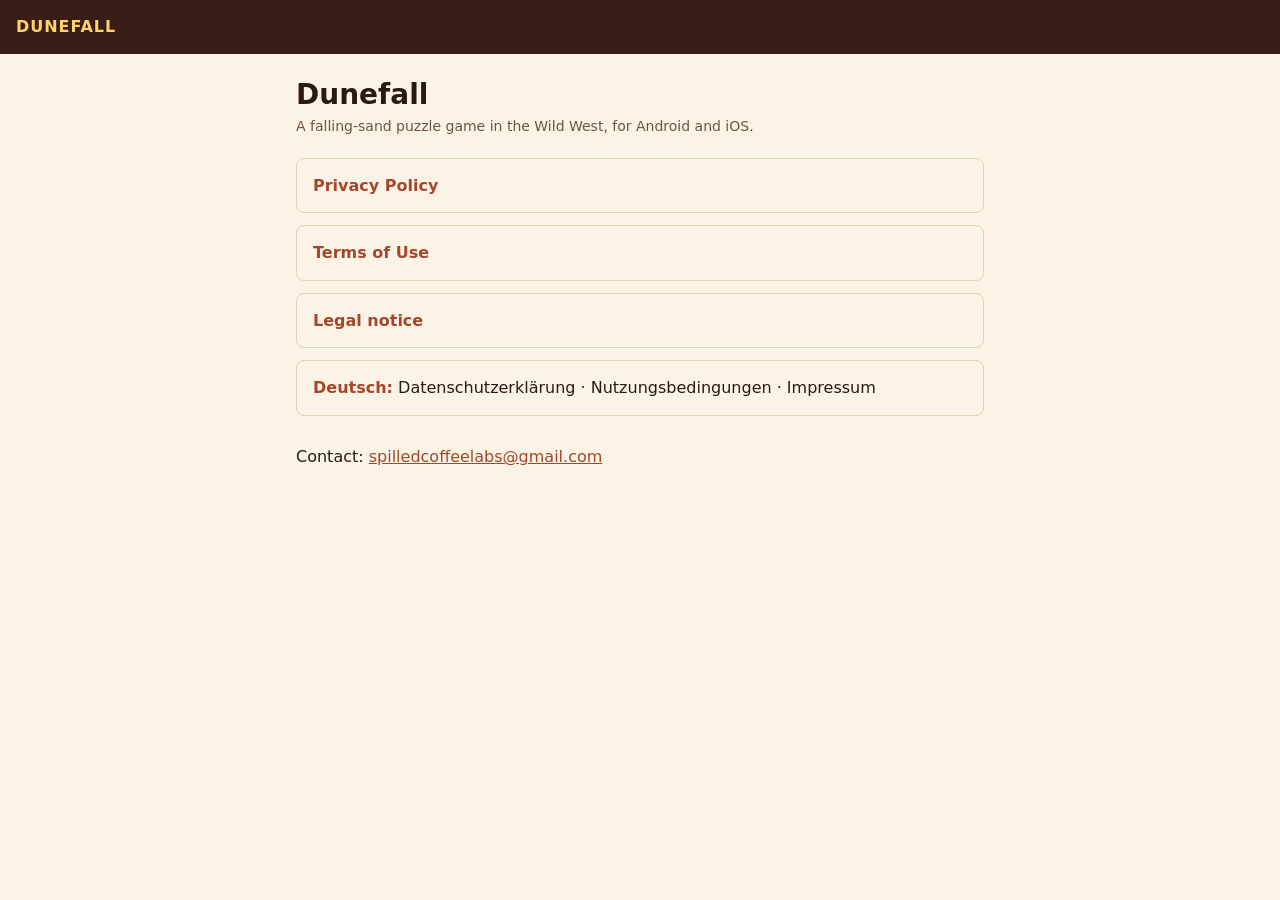
<file: dunefall/index.html>
<!doctype html>
<html lang="en">
<head>
<meta charset="utf-8">
<meta name="viewport" content="width=device-width, initial-scale=1">
<title>Dunefall</title>
<link rel="stylesheet" href="style.css">
</head>
<body>
<header><a class="home" href="index.html">Dunefall</a></header>
<main>
<h1>Dunefall</h1>
<p class="meta">A falling-sand puzzle game in the Wild West, for Android and iOS.</p>
<div class="cards">
<a href="en/privacy.html"><b>Privacy Policy</b></a>
<a href="en/terms.html"><b>Terms of Use</b></a>
<a href="en/imprint.html"><b>Legal notice</b></a>
<a href="de/privacy.html" lang="de"><b>Deutsch:</b> Datenschutzerklärung · Nutzungsbedingungen · Impressum</a>
</div>
<p style="margin-top:28px">Contact: <a href="mailto:spilledcoffeelabs@gmail.com">spilledcoffeelabs@gmail.com</a></p>
</main>
</body>
</html>
</file>
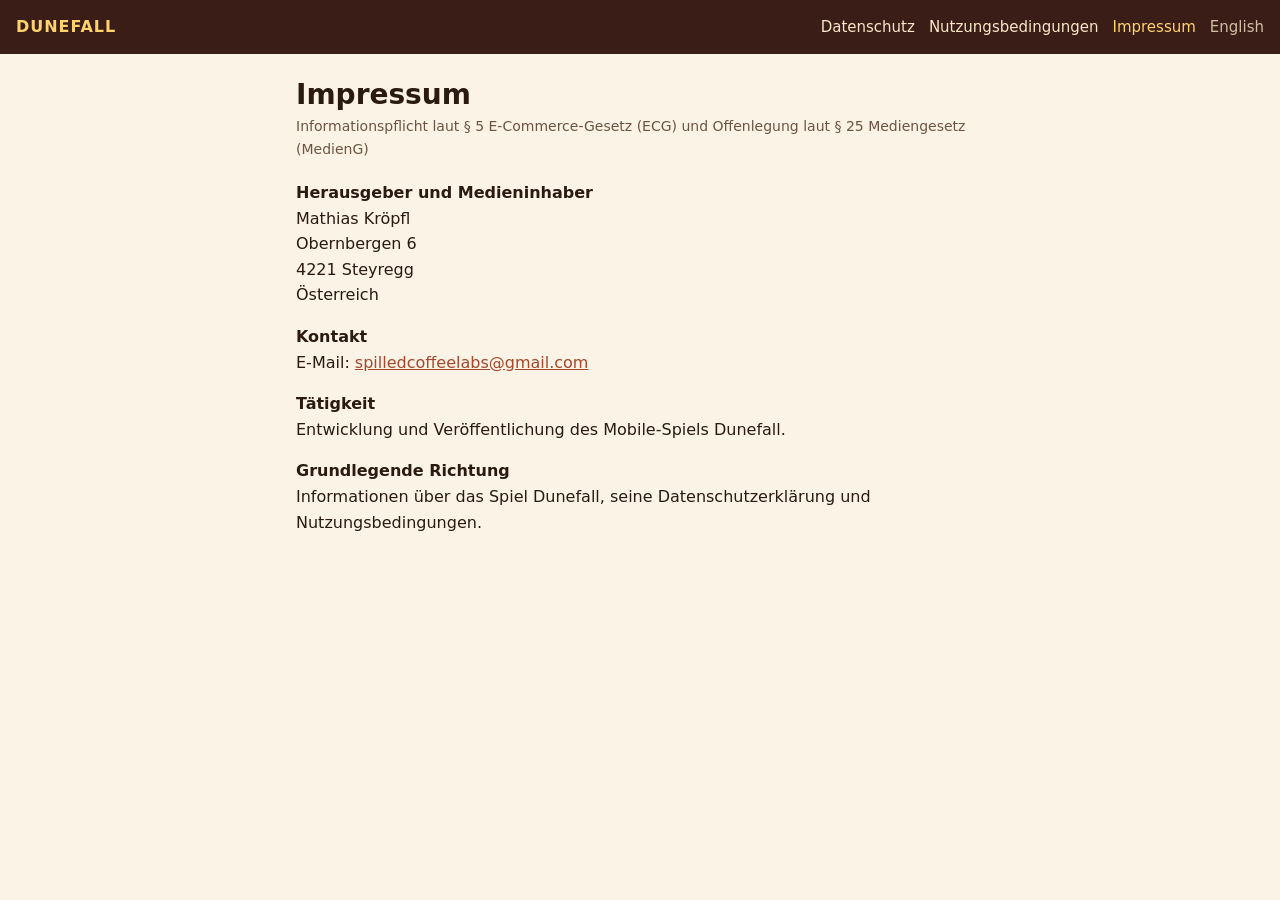
<file: dunefall/de/imprint.html>
<!doctype html>
<html lang="de">
<head>
<meta charset="utf-8">
<meta name="viewport" content="width=device-width, initial-scale=1">
<title>Dunefall – Impressum</title>
<link rel="stylesheet" href="../style.css">
</head>
<body>
<header><a class="home" href="../index.html">Dunefall</a><nav><a href="privacy.html">Datenschutz</a><a href="terms.html">Nutzungsbedingungen</a><a href="imprint.html" aria-current="page">Impressum</a><a class="lang" href="../en/imprint.html" hreflang="en">English</a></nav></header>
<main>
<h1>Impressum</h1>
<p class="meta">Informationspflicht laut § 5 E-Commerce-Gesetz (ECG) und Offenlegung laut § 25 Mediengesetz (MedienG)</p>

<p><b>Herausgeber und Medieninhaber</b><br>
Mathias Kröpfl<br>Obernbergen 6<br>4221 Steyregg<br>Österreich</p>
<p><b>Kontakt</b><br>E-Mail: <a href="mailto:spilledcoffeelabs@gmail.com">spilledcoffeelabs@gmail.com</a></p>
<p><b>Tätigkeit</b><br>Entwicklung und Veröffentlichung des Mobile-Spiels Dunefall.</p>
<p><b>Grundlegende Richtung</b><br>Informationen über das Spiel Dunefall, seine Datenschutzerklärung und Nutzungsbedingungen.</p>
</main>
</body>
</html>
</file>
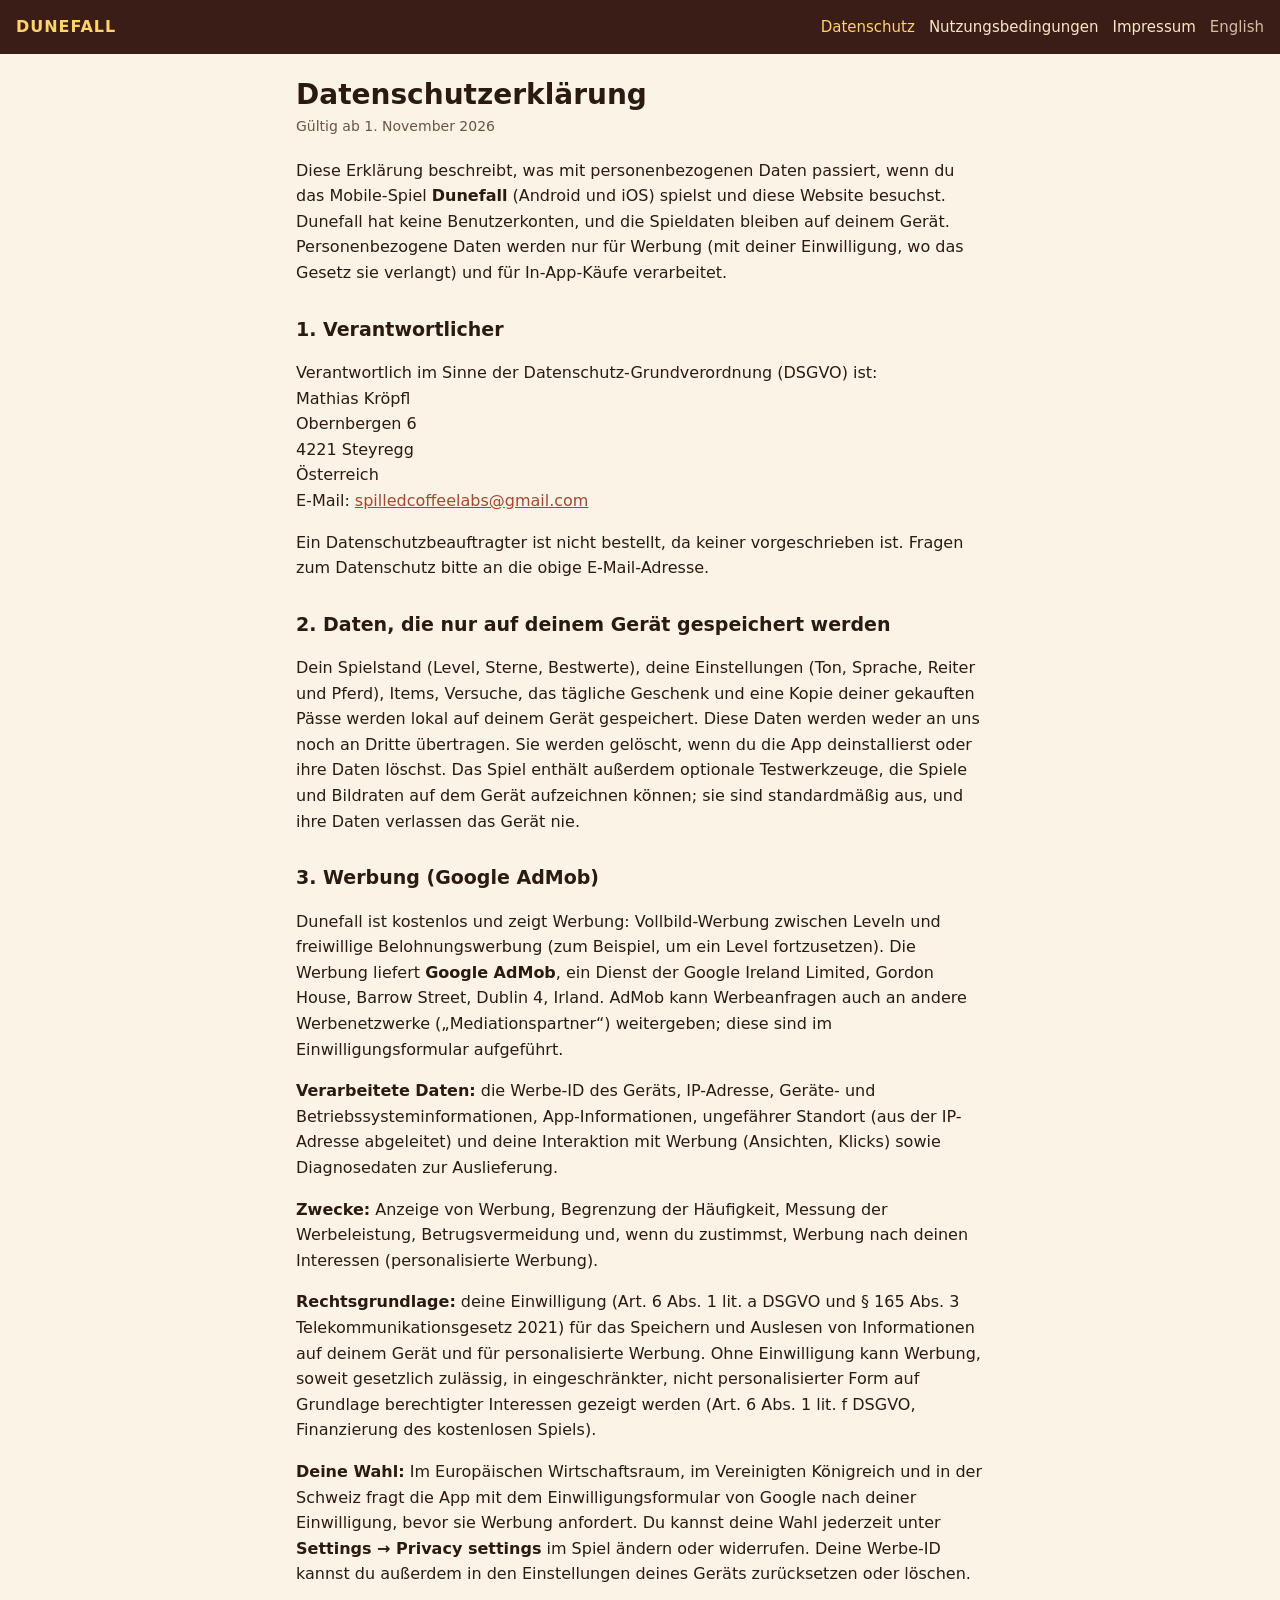
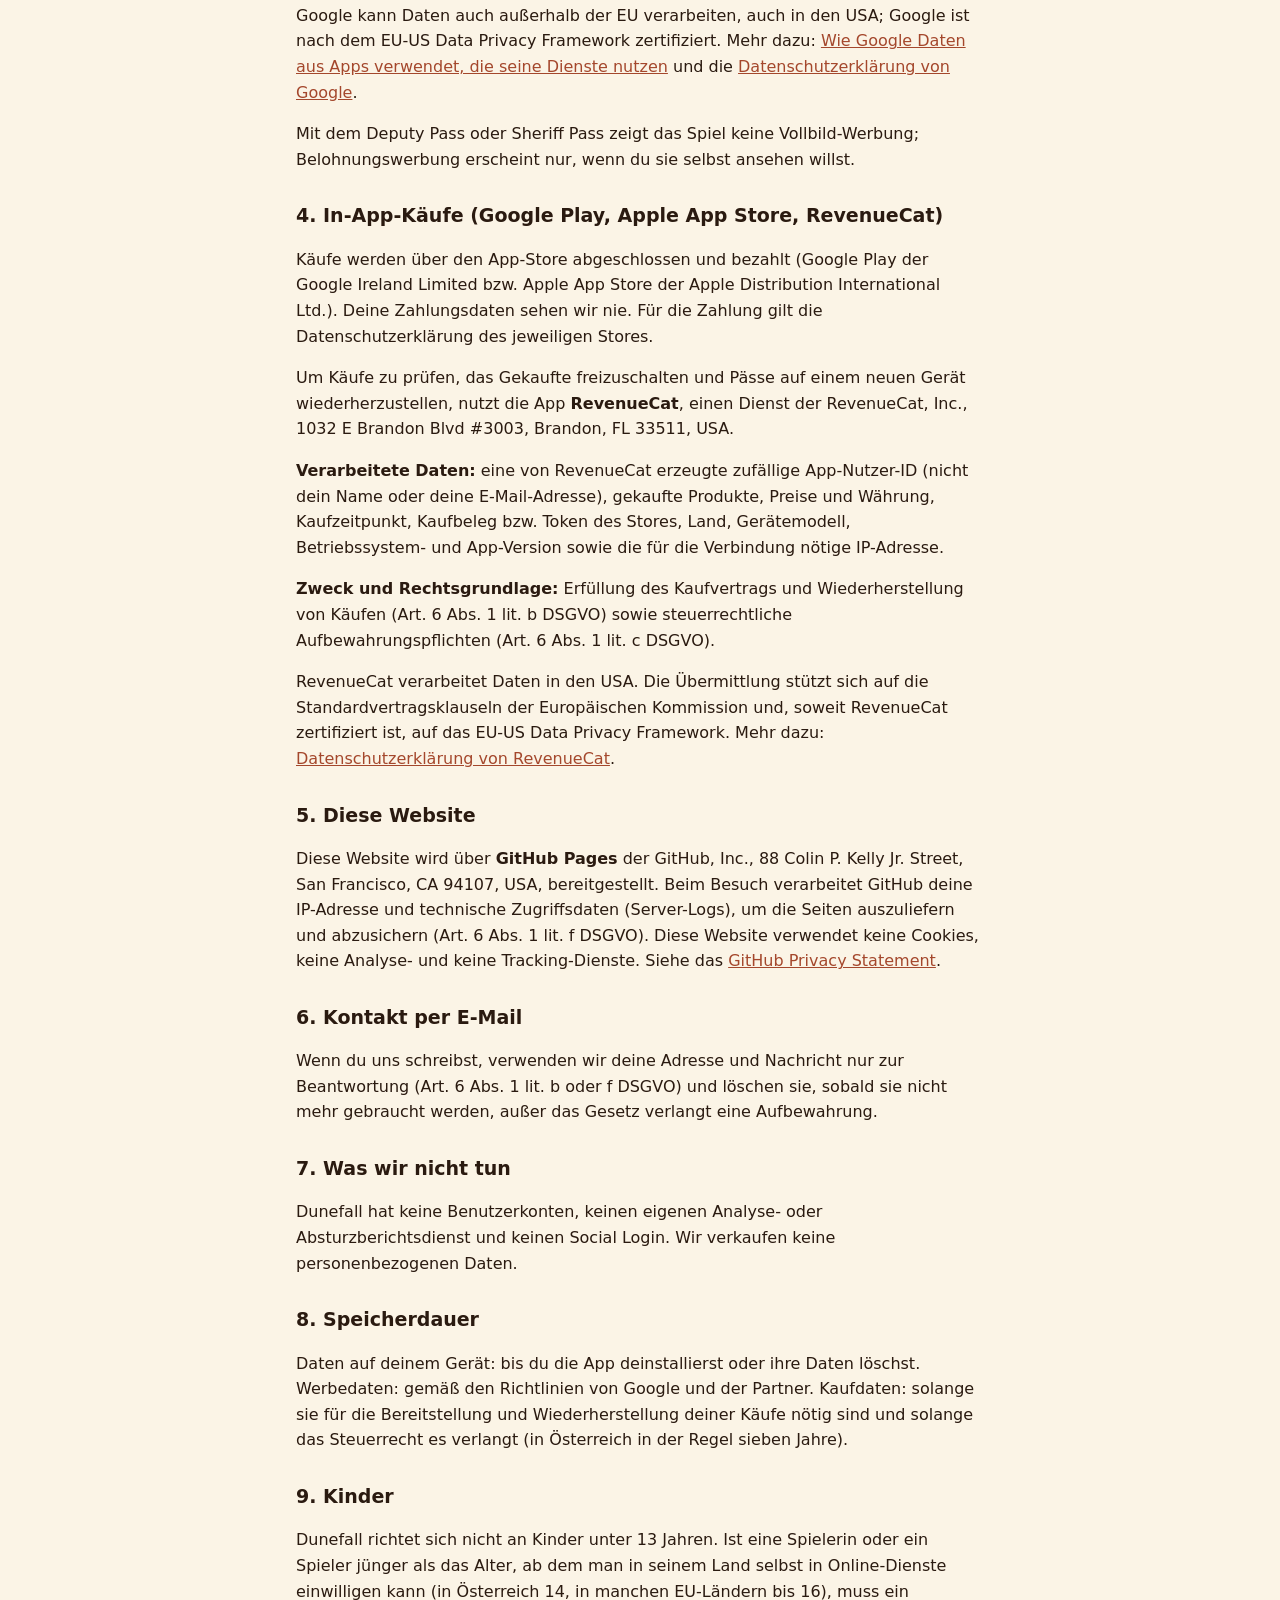
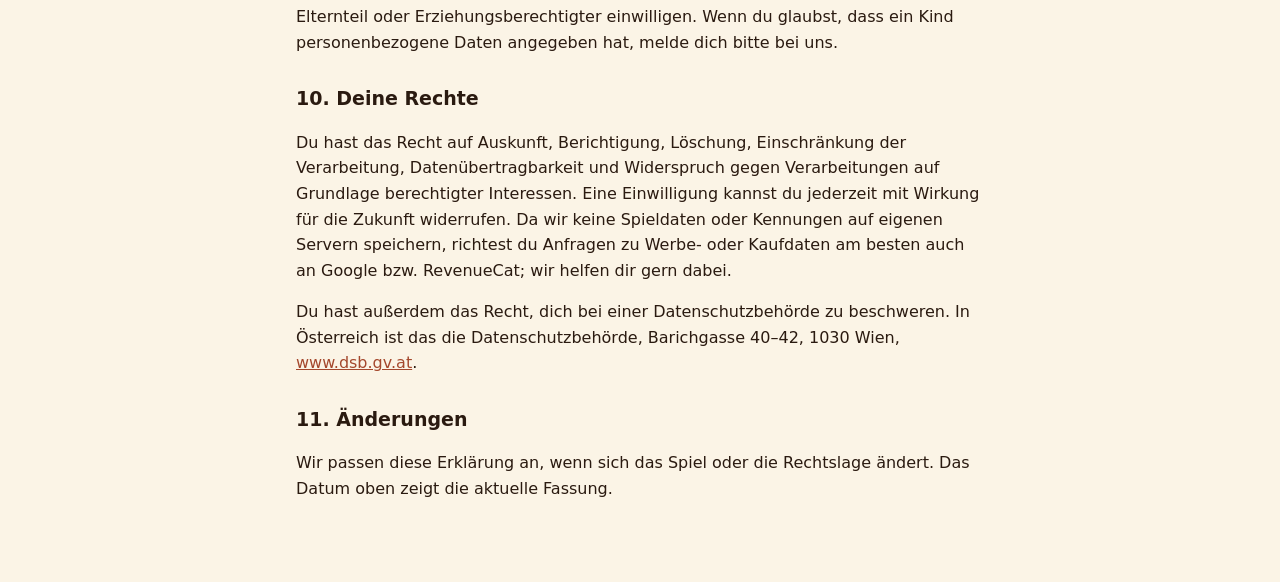
<file: dunefall/de/privacy.html>
<!doctype html>
<html lang="de">
<head>
<meta charset="utf-8">
<meta name="viewport" content="width=device-width, initial-scale=1">
<title>Dunefall – Datenschutzerklärung</title>
<link rel="stylesheet" href="../style.css">
</head>
<body>
<header><a class="home" href="../index.html">Dunefall</a><nav><a href="privacy.html" aria-current="page">Datenschutz</a><a href="terms.html">Nutzungsbedingungen</a><a href="imprint.html">Impressum</a><a class="lang" href="../en/privacy.html" hreflang="en">English</a></nav></header>
<main>
<h1>Datenschutzerklärung</h1>
<p class="meta">Gültig ab 1. November 2026</p>

<p>Diese Erklärung beschreibt, was mit personenbezogenen Daten passiert, wenn du das Mobile-Spiel <b>Dunefall</b> (Android und iOS) spielst und diese Website besuchst. Dunefall hat keine Benutzerkonten, und die Spieldaten bleiben auf deinem Gerät. Personenbezogene Daten werden nur für Werbung (mit deiner Einwilligung, wo das Gesetz sie verlangt) und für In-App-Käufe verarbeitet.</p>

<h2>1. Verantwortlicher</h2>
<p>Verantwortlich im Sinne der Datenschutz-Grundverordnung (DSGVO) ist:<br>
Mathias Kröpfl<br>Obernbergen 6<br>4221 Steyregg<br>Österreich<br>
E-Mail: <a href="mailto:spilledcoffeelabs@gmail.com">spilledcoffeelabs@gmail.com</a></p>
<p>Ein Datenschutzbeauftragter ist nicht bestellt, da keiner vorgeschrieben ist. Fragen zum Datenschutz bitte an die obige E-Mail-Adresse.</p>

<h2>2. Daten, die nur auf deinem Gerät gespeichert werden</h2>
<p>Dein Spielstand (Level, Sterne, Bestwerte), deine Einstellungen (Ton, Sprache, Reiter und Pferd), Items, Versuche, das tägliche Geschenk und eine Kopie deiner gekauften Pässe werden lokal auf deinem Gerät gespeichert. Diese Daten werden weder an uns noch an Dritte übertragen. Sie werden gelöscht, wenn du die App deinstallierst oder ihre Daten löschst. Das Spiel enthält außerdem optionale Testwerkzeuge, die Spiele und Bildraten auf dem Gerät aufzeichnen können; sie sind standardmäßig aus, und ihre Daten verlassen das Gerät nie.</p>

<h2>3. Werbung (Google AdMob)</h2>
<p>Dunefall ist kostenlos und zeigt Werbung: Vollbild-Werbung zwischen Leveln und freiwillige Belohnungswerbung (zum Beispiel, um ein Level fortzusetzen). Die Werbung liefert <b>Google AdMob</b>, ein Dienst der Google Ireland Limited, Gordon House, Barrow Street, Dublin 4, Irland. AdMob kann Werbeanfragen auch an andere Werbenetzwerke („Mediationspartner“) weitergeben; diese sind im Einwilligungsformular aufgeführt.</p>
<p><b>Verarbeitete Daten:</b> die Werbe-ID des Geräts, IP-Adresse, Geräte- und Betriebssysteminformationen, App-Informationen, ungefährer Standort (aus der IP-Adresse abgeleitet) und deine Interaktion mit Werbung (Ansichten, Klicks) sowie Diagnosedaten zur Auslieferung.</p>
<p><b>Zwecke:</b> Anzeige von Werbung, Begrenzung der Häufigkeit, Messung der Werbeleistung, Betrugsvermeidung und, wenn du zustimmst, Werbung nach deinen Interessen (personalisierte Werbung).</p>
<p><b>Rechtsgrundlage:</b> deine Einwilligung (Art. 6 Abs. 1 lit. a DSGVO und § 165 Abs. 3 Telekommunikationsgesetz 2021) für das Speichern und Auslesen von Informationen auf deinem Gerät und für personalisierte Werbung. Ohne Einwilligung kann Werbung, soweit gesetzlich zulässig, in eingeschränkter, nicht personalisierter Form auf Grundlage berechtigter Interessen gezeigt werden (Art. 6 Abs. 1 lit. f DSGVO, Finanzierung des kostenlosen Spiels).</p>
<p><b>Deine Wahl:</b> Im Europäischen Wirtschaftsraum, im Vereinigten Königreich und in der Schweiz fragt die App mit dem Einwilligungsformular von Google nach deiner Einwilligung, bevor sie Werbung anfordert. Du kannst deine Wahl jederzeit unter <b>Settings → Privacy settings</b> im Spiel ändern oder widerrufen. Deine Werbe-ID kannst du außerdem in den Einstellungen deines Geräts zurücksetzen oder löschen.</p>
<p>Google kann Daten auch außerhalb der EU verarbeiten, auch in den USA; Google ist nach dem EU-US Data Privacy Framework zertifiziert. Mehr dazu: <a href="https://policies.google.com/technologies/partner-sites?hl=de">Wie Google Daten aus Apps verwendet, die seine Dienste nutzen</a> und die <a href="https://policies.google.com/privacy?hl=de">Datenschutzerklärung von Google</a>.</p>
<p>Mit dem Deputy Pass oder Sheriff Pass zeigt das Spiel keine Vollbild-Werbung; Belohnungswerbung erscheint nur, wenn du sie selbst ansehen willst.</p>

<h2>4. In-App-Käufe (Google Play, Apple App Store, RevenueCat)</h2>
<p>Käufe werden über den App-Store abgeschlossen und bezahlt (Google Play der Google Ireland Limited bzw. Apple App Store der Apple Distribution International Ltd.). Deine Zahlungsdaten sehen wir nie. Für die Zahlung gilt die Datenschutzerklärung des jeweiligen Stores.</p>
<p>Um Käufe zu prüfen, das Gekaufte freizuschalten und Pässe auf einem neuen Gerät wiederherzustellen, nutzt die App <b>RevenueCat</b>, einen Dienst der RevenueCat, Inc., 1032 E Brandon Blvd #3003, Brandon, FL 33511, USA.</p>
<p><b>Verarbeitete Daten:</b> eine von RevenueCat erzeugte zufällige App-Nutzer-ID (nicht dein Name oder deine E-Mail-Adresse), gekaufte Produkte, Preise und Währung, Kaufzeitpunkt, Kaufbeleg bzw. Token des Stores, Land, Gerätemodell, Betriebssystem- und App-Version sowie die für die Verbindung nötige IP-Adresse.</p>
<p><b>Zweck und Rechtsgrundlage:</b> Erfüllung des Kaufvertrags und Wiederherstellung von Käufen (Art. 6 Abs. 1 lit. b DSGVO) sowie steuerrechtliche Aufbewahrungspflichten (Art. 6 Abs. 1 lit. c DSGVO).</p>
<p>RevenueCat verarbeitet Daten in den USA. Die Übermittlung stützt sich auf die Standardvertragsklauseln der Europäischen Kommission und, soweit RevenueCat zertifiziert ist, auf das EU-US Data Privacy Framework. Mehr dazu: <a href="https://www.revenuecat.com/privacy">Datenschutzerklärung von RevenueCat</a>.</p>

<h2>5. Diese Website</h2>
<p>Diese Website wird über <b>GitHub Pages</b> der GitHub, Inc., 88 Colin P. Kelly Jr. Street, San Francisco, CA 94107, USA, bereitgestellt. Beim Besuch verarbeitet GitHub deine IP-Adresse und technische Zugriffsdaten (Server-Logs), um die Seiten auszuliefern und abzusichern (Art. 6 Abs. 1 lit. f DSGVO). Diese Website verwendet keine Cookies, keine Analyse- und keine Tracking-Dienste. Siehe das <a href="https://docs.github.com/de/site-policy/privacy-policies/github-general-privacy-statement">GitHub Privacy Statement</a>.</p>

<h2>6. Kontakt per E-Mail</h2>
<p>Wenn du uns schreibst, verwenden wir deine Adresse und Nachricht nur zur Beantwortung (Art. 6 Abs. 1 lit. b oder f DSGVO) und löschen sie, sobald sie nicht mehr gebraucht werden, außer das Gesetz verlangt eine Aufbewahrung.</p>

<h2>7. Was wir nicht tun</h2>
<p>Dunefall hat keine Benutzerkonten, keinen eigenen Analyse- oder Absturzberichtsdienst und keinen Social Login. Wir verkaufen keine personenbezogenen Daten.</p>

<h2>8. Speicherdauer</h2>
<p>Daten auf deinem Gerät: bis du die App deinstallierst oder ihre Daten löschst. Werbedaten: gemäß den Richtlinien von Google und der Partner. Kaufdaten: solange sie für die Bereitstellung und Wiederherstellung deiner Käufe nötig sind und solange das Steuerrecht es verlangt (in Österreich in der Regel sieben Jahre).</p>

<h2>9. Kinder</h2>
<p>Dunefall richtet sich nicht an Kinder unter 13 Jahren. Ist eine Spielerin oder ein Spieler jünger als das Alter, ab dem man in seinem Land selbst in Online-Dienste einwilligen kann (in Österreich 14, in manchen EU-Ländern bis 16), muss ein Elternteil oder Erziehungsberechtigter einwilligen. Wenn du glaubst, dass ein Kind personenbezogene Daten angegeben hat, melde dich bitte bei uns.</p>

<h2>10. Deine Rechte</h2>
<p>Du hast das Recht auf Auskunft, Berichtigung, Löschung, Einschränkung der Verarbeitung, Datenübertragbarkeit und Widerspruch gegen Verarbeitungen auf Grundlage berechtigter Interessen. Eine Einwilligung kannst du jederzeit mit Wirkung für die Zukunft widerrufen. Da wir keine Spieldaten oder Kennungen auf eigenen Servern speichern, richtest du Anfragen zu Werbe- oder Kaufdaten am besten auch an Google bzw. RevenueCat; wir helfen dir gern dabei.</p>
<p>Du hast außerdem das Recht, dich bei einer Datenschutzbehörde zu beschweren. In Österreich ist das die Datenschutzbehörde, Barichgasse 40–42, 1030 Wien, <a href="https://www.dsb.gv.at">www.dsb.gv.at</a>.</p>

<h2>11. Änderungen</h2>
<p>Wir passen diese Erklärung an, wenn sich das Spiel oder die Rechtslage ändert. Das Datum oben zeigt die aktuelle Fassung.</p>
</main>
</body>
</html>
</file>
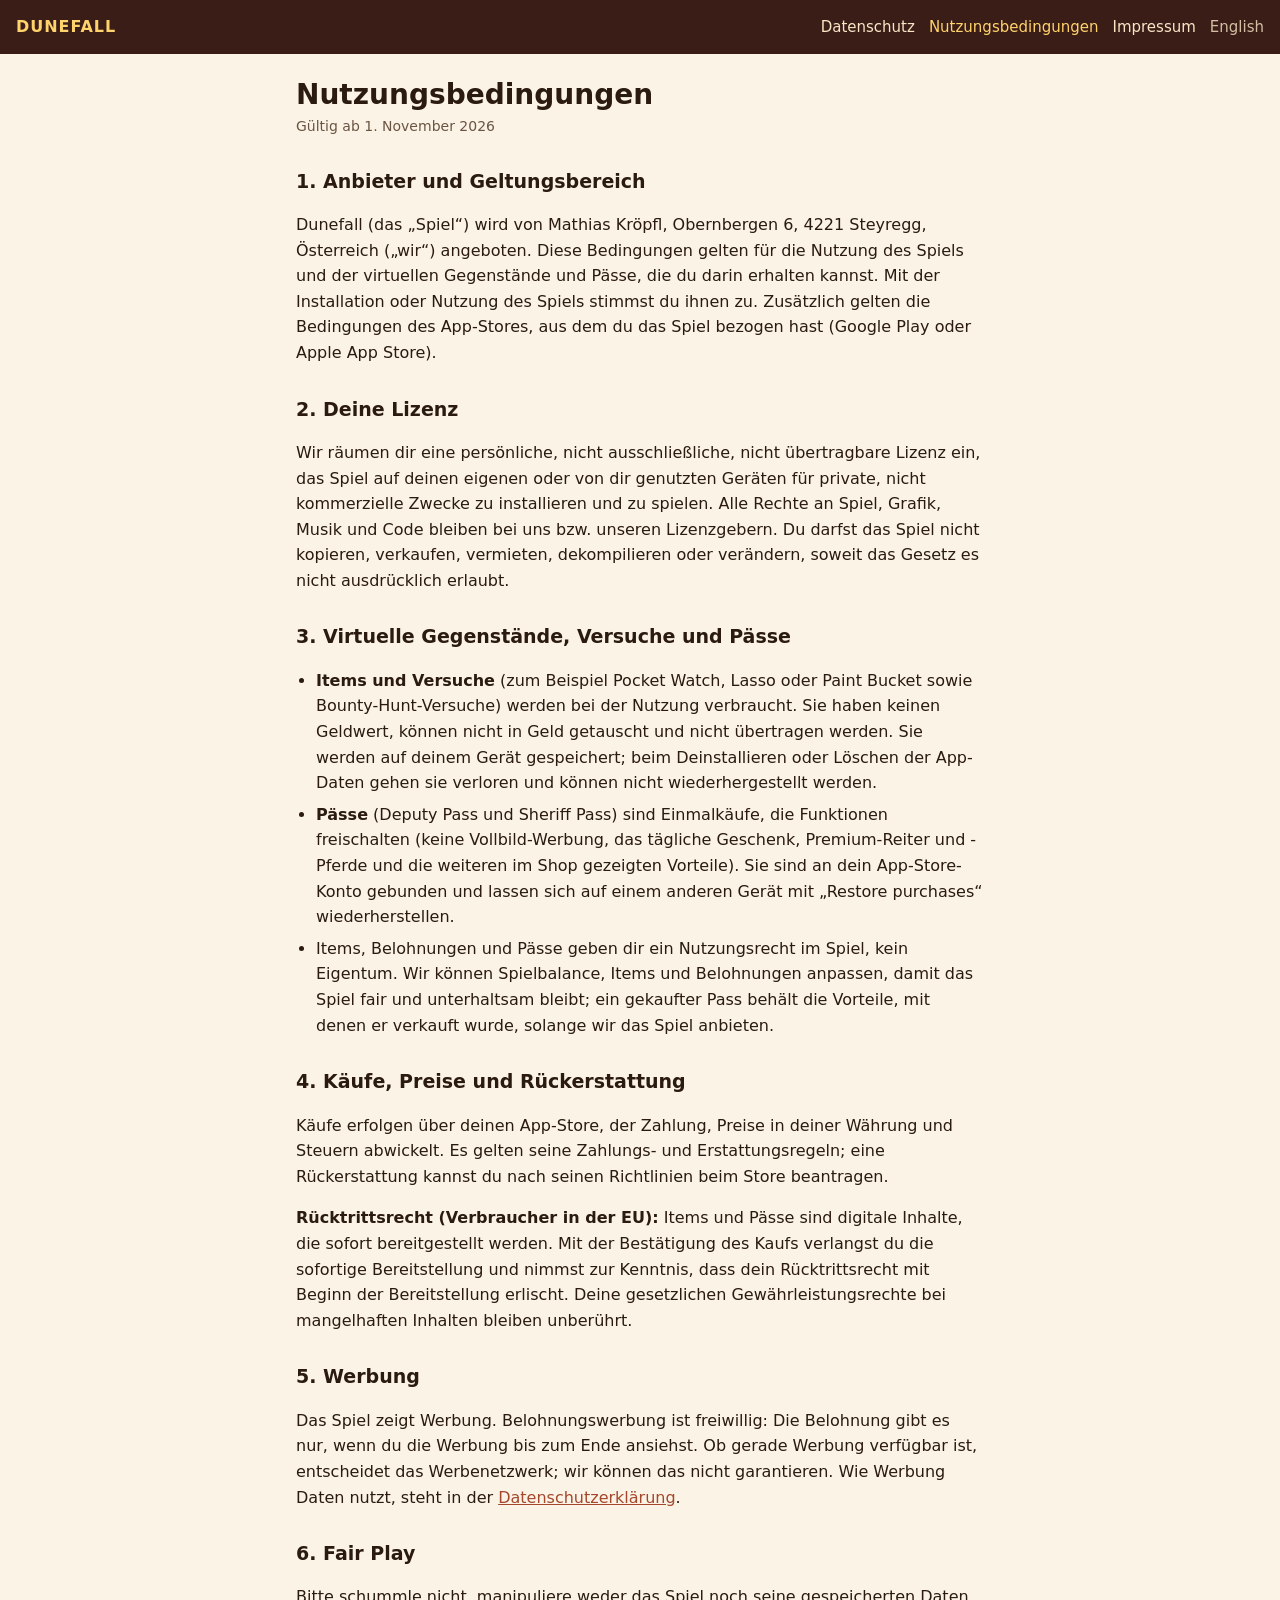
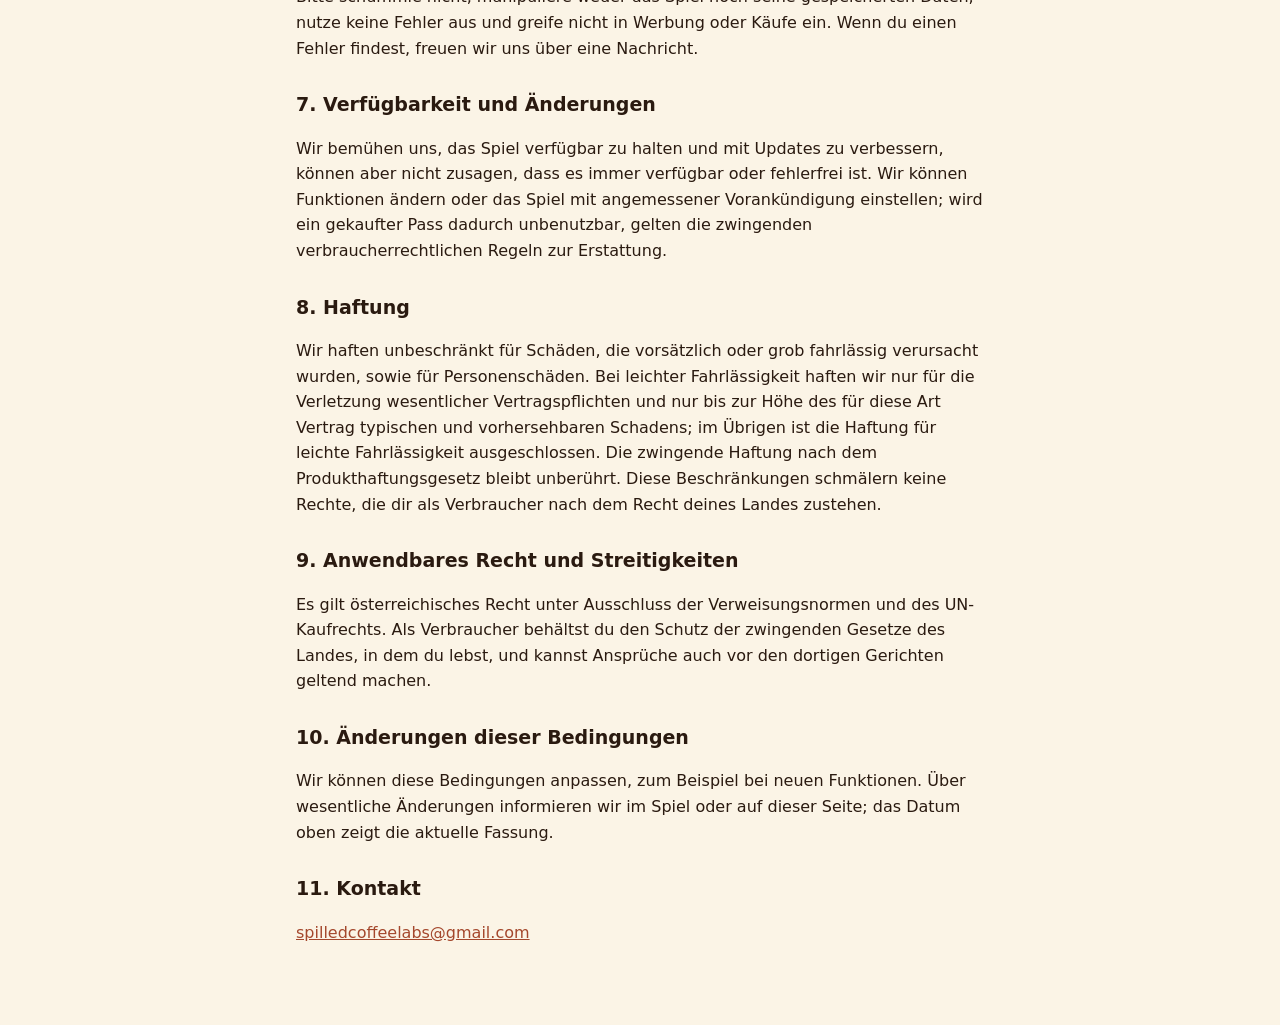
<file: dunefall/de/terms.html>
<!doctype html>
<html lang="de">
<head>
<meta charset="utf-8">
<meta name="viewport" content="width=device-width, initial-scale=1">
<title>Dunefall – Nutzungsbedingungen</title>
<link rel="stylesheet" href="../style.css">
</head>
<body>
<header><a class="home" href="../index.html">Dunefall</a><nav><a href="privacy.html">Datenschutz</a><a href="terms.html" aria-current="page">Nutzungsbedingungen</a><a href="imprint.html">Impressum</a><a class="lang" href="../en/terms.html" hreflang="en">English</a></nav></header>
<main>
<h1>Nutzungsbedingungen</h1>
<p class="meta">Gültig ab 1. November 2026</p>

<h2>1. Anbieter und Geltungsbereich</h2>
<p>Dunefall (das „Spiel“) wird von Mathias Kröpfl, Obernbergen 6, 4221 Steyregg, Österreich („wir“) angeboten. Diese Bedingungen gelten für die Nutzung des Spiels und der virtuellen Gegenstände und Pässe, die du darin erhalten kannst. Mit der Installation oder Nutzung des Spiels stimmst du ihnen zu. Zusätzlich gelten die Bedingungen des App-Stores, aus dem du das Spiel bezogen hast (Google Play oder Apple App Store).</p>

<h2>2. Deine Lizenz</h2>
<p>Wir räumen dir eine persönliche, nicht ausschließliche, nicht übertragbare Lizenz ein, das Spiel auf deinen eigenen oder von dir genutzten Geräten für private, nicht kommerzielle Zwecke zu installieren und zu spielen. Alle Rechte an Spiel, Grafik, Musik und Code bleiben bei uns bzw. unseren Lizenzgebern. Du darfst das Spiel nicht kopieren, verkaufen, vermieten, dekompilieren oder verändern, soweit das Gesetz es nicht ausdrücklich erlaubt.</p>

<h2>3. Virtuelle Gegenstände, Versuche und Pässe</h2>
<ul>
<li><b>Items und Versuche</b> (zum Beispiel Pocket Watch, Lasso oder Paint Bucket sowie Bounty-Hunt-Versuche) werden bei der Nutzung verbraucht. Sie haben keinen Geldwert, können nicht in Geld getauscht und nicht übertragen werden. Sie werden auf deinem Gerät gespeichert; beim Deinstallieren oder Löschen der App-Daten gehen sie verloren und können nicht wiederhergestellt werden.</li>
<li><b>Pässe</b> (Deputy Pass und Sheriff Pass) sind Einmalkäufe, die Funktionen freischalten (keine Vollbild-Werbung, das tägliche Geschenk, Premium-Reiter und -Pferde und die weiteren im Shop gezeigten Vorteile). Sie sind an dein App-Store-Konto gebunden und lassen sich auf einem anderen Gerät mit „Restore purchases“ wiederherstellen.</li>
<li>Items, Belohnungen und Pässe geben dir ein Nutzungsrecht im Spiel, kein Eigentum. Wir können Spielbalance, Items und Belohnungen anpassen, damit das Spiel fair und unterhaltsam bleibt; ein gekaufter Pass behält die Vorteile, mit denen er verkauft wurde, solange wir das Spiel anbieten.</li>
</ul>

<h2>4. Käufe, Preise und Rückerstattung</h2>
<p>Käufe erfolgen über deinen App-Store, der Zahlung, Preise in deiner Währung und Steuern abwickelt. Es gelten seine Zahlungs- und Erstattungsregeln; eine Rückerstattung kannst du nach seinen Richtlinien beim Store beantragen.</p>
<p><b>Rücktrittsrecht (Verbraucher in der EU):</b> Items und Pässe sind digitale Inhalte, die sofort bereitgestellt werden. Mit der Bestätigung des Kaufs verlangst du die sofortige Bereitstellung und nimmst zur Kenntnis, dass dein Rücktrittsrecht mit Beginn der Bereitstellung erlischt. Deine gesetzlichen Gewährleistungsrechte bei mangelhaften Inhalten bleiben unberührt.</p>

<h2>5. Werbung</h2>
<p>Das Spiel zeigt Werbung. Belohnungswerbung ist freiwillig: Die Belohnung gibt es nur, wenn du die Werbung bis zum Ende ansiehst. Ob gerade Werbung verfügbar ist, entscheidet das Werbenetzwerk; wir können das nicht garantieren. Wie Werbung Daten nutzt, steht in der <a href="privacy.html">Datenschutzerklärung</a>.</p>

<h2>6. Fair Play</h2>
<p>Bitte schummle nicht, manipuliere weder das Spiel noch seine gespeicherten Daten, nutze keine Fehler aus und greife nicht in Werbung oder Käufe ein. Wenn du einen Fehler findest, freuen wir uns über eine Nachricht.</p>

<h2>7. Verfügbarkeit und Änderungen</h2>
<p>Wir bemühen uns, das Spiel verfügbar zu halten und mit Updates zu verbessern, können aber nicht zusagen, dass es immer verfügbar oder fehlerfrei ist. Wir können Funktionen ändern oder das Spiel mit angemessener Vorankündigung einstellen; wird ein gekaufter Pass dadurch unbenutzbar, gelten die zwingenden verbraucherrechtlichen Regeln zur Erstattung.</p>

<h2>8. Haftung</h2>
<p>Wir haften unbeschränkt für Schäden, die vorsätzlich oder grob fahrlässig verursacht wurden, sowie für Personenschäden. Bei leichter Fahrlässigkeit haften wir nur für die Verletzung wesentlicher Vertragspflichten und nur bis zur Höhe des für diese Art Vertrag typischen und vorhersehbaren Schadens; im Übrigen ist die Haftung für leichte Fahrlässigkeit ausgeschlossen. Die zwingende Haftung nach dem Produkthaftungsgesetz bleibt unberührt. Diese Beschränkungen schmälern keine Rechte, die dir als Verbraucher nach dem Recht deines Landes zustehen.</p>

<h2>9. Anwendbares Recht und Streitigkeiten</h2>
<p>Es gilt österreichisches Recht unter Ausschluss der Verweisungsnormen und des UN-Kaufrechts. Als Verbraucher behältst du den Schutz der zwingenden Gesetze des Landes, in dem du lebst, und kannst Ansprüche auch vor den dortigen Gerichten geltend machen.</p>

<h2>10. Änderungen dieser Bedingungen</h2>
<p>Wir können diese Bedingungen anpassen, zum Beispiel bei neuen Funktionen. Über wesentliche Änderungen informieren wir im Spiel oder auf dieser Seite; das Datum oben zeigt die aktuelle Fassung.</p>

<h2>11. Kontakt</h2>
<p><a href="mailto:spilledcoffeelabs@gmail.com">spilledcoffeelabs@gmail.com</a></p>
</main>
</body>
</html>
</file>
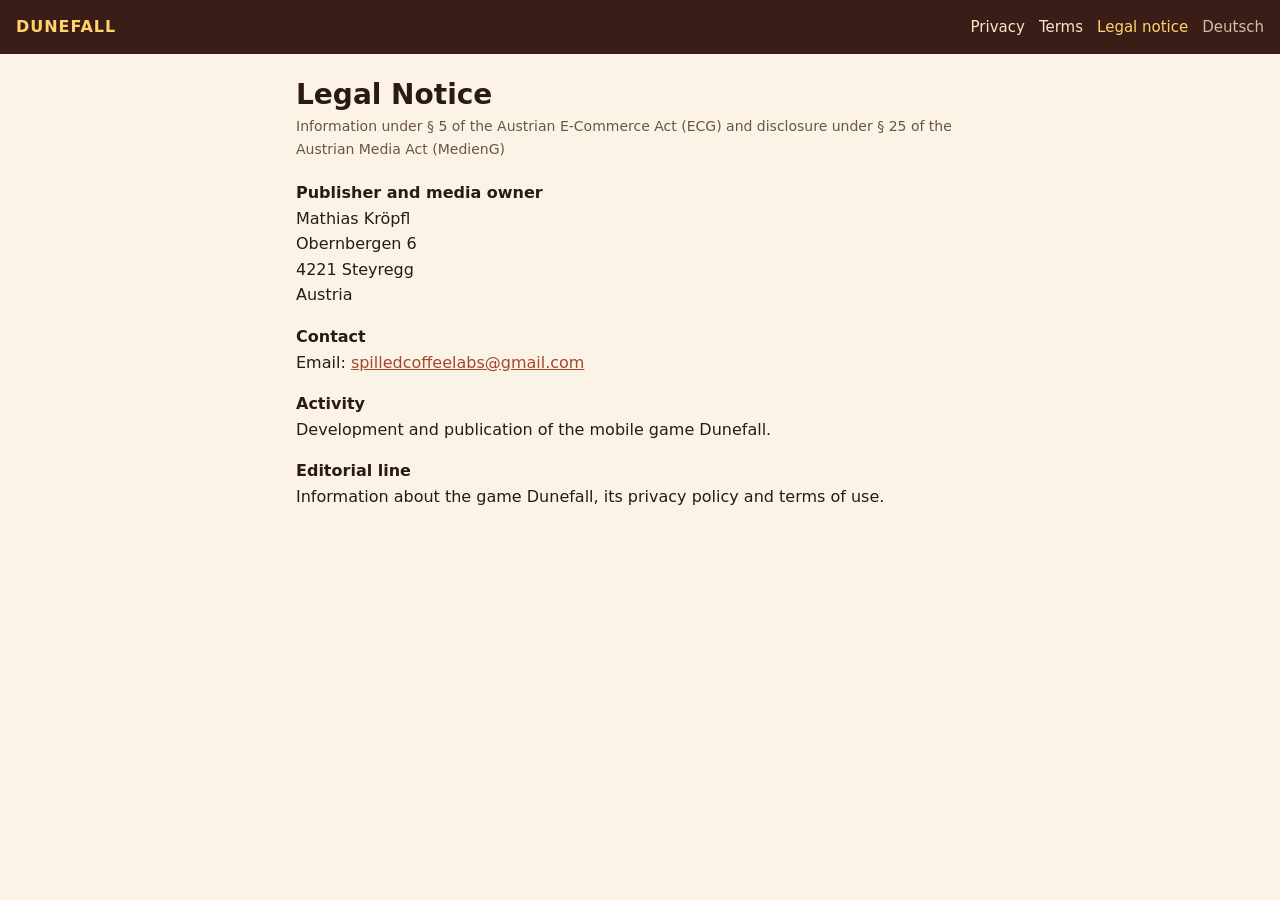
<file: dunefall/en/imprint.html>
<!doctype html>
<html lang="en">
<head>
<meta charset="utf-8">
<meta name="viewport" content="width=device-width, initial-scale=1">
<title>Dunefall – Legal Notice</title>
<link rel="stylesheet" href="../style.css">
</head>
<body>
<header><a class="home" href="../index.html">Dunefall</a><nav><a href="privacy.html">Privacy</a><a href="terms.html">Terms</a><a href="imprint.html" aria-current="page">Legal notice</a><a class="lang" href="../de/imprint.html" hreflang="de">Deutsch</a></nav></header>
<main>
<h1>Legal Notice</h1>
<p class="meta">Information under § 5 of the Austrian E-Commerce Act (ECG) and disclosure under § 25 of the Austrian Media Act (MedienG)</p>

<p><b>Publisher and media owner</b><br>
Mathias Kröpfl<br>Obernbergen 6<br>4221 Steyregg<br>Austria</p>
<p><b>Contact</b><br>Email: <a href="mailto:spilledcoffeelabs@gmail.com">spilledcoffeelabs@gmail.com</a></p>
<p><b>Activity</b><br>Development and publication of the mobile game Dunefall.</p>
<p><b>Editorial line</b><br>Information about the game Dunefall, its privacy policy and terms of use.</p>
</main>
</body>
</html>
</file>
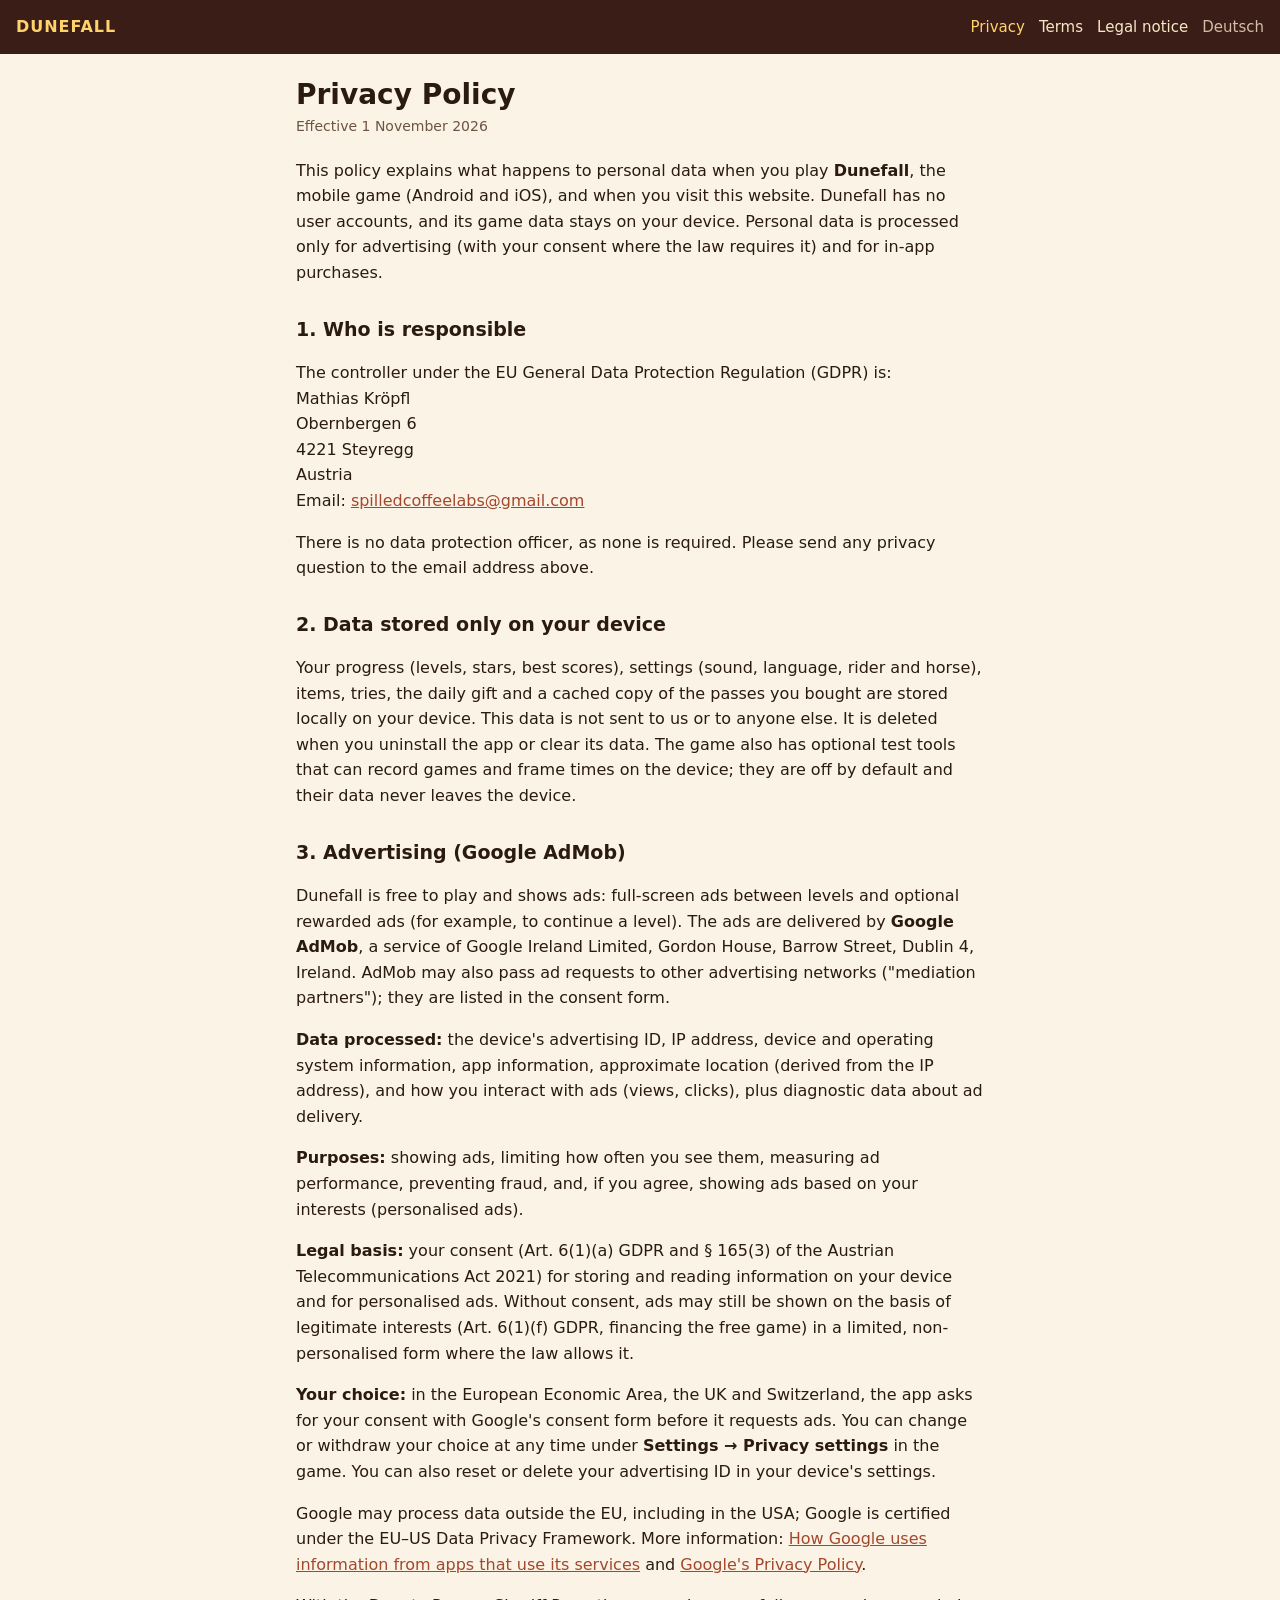
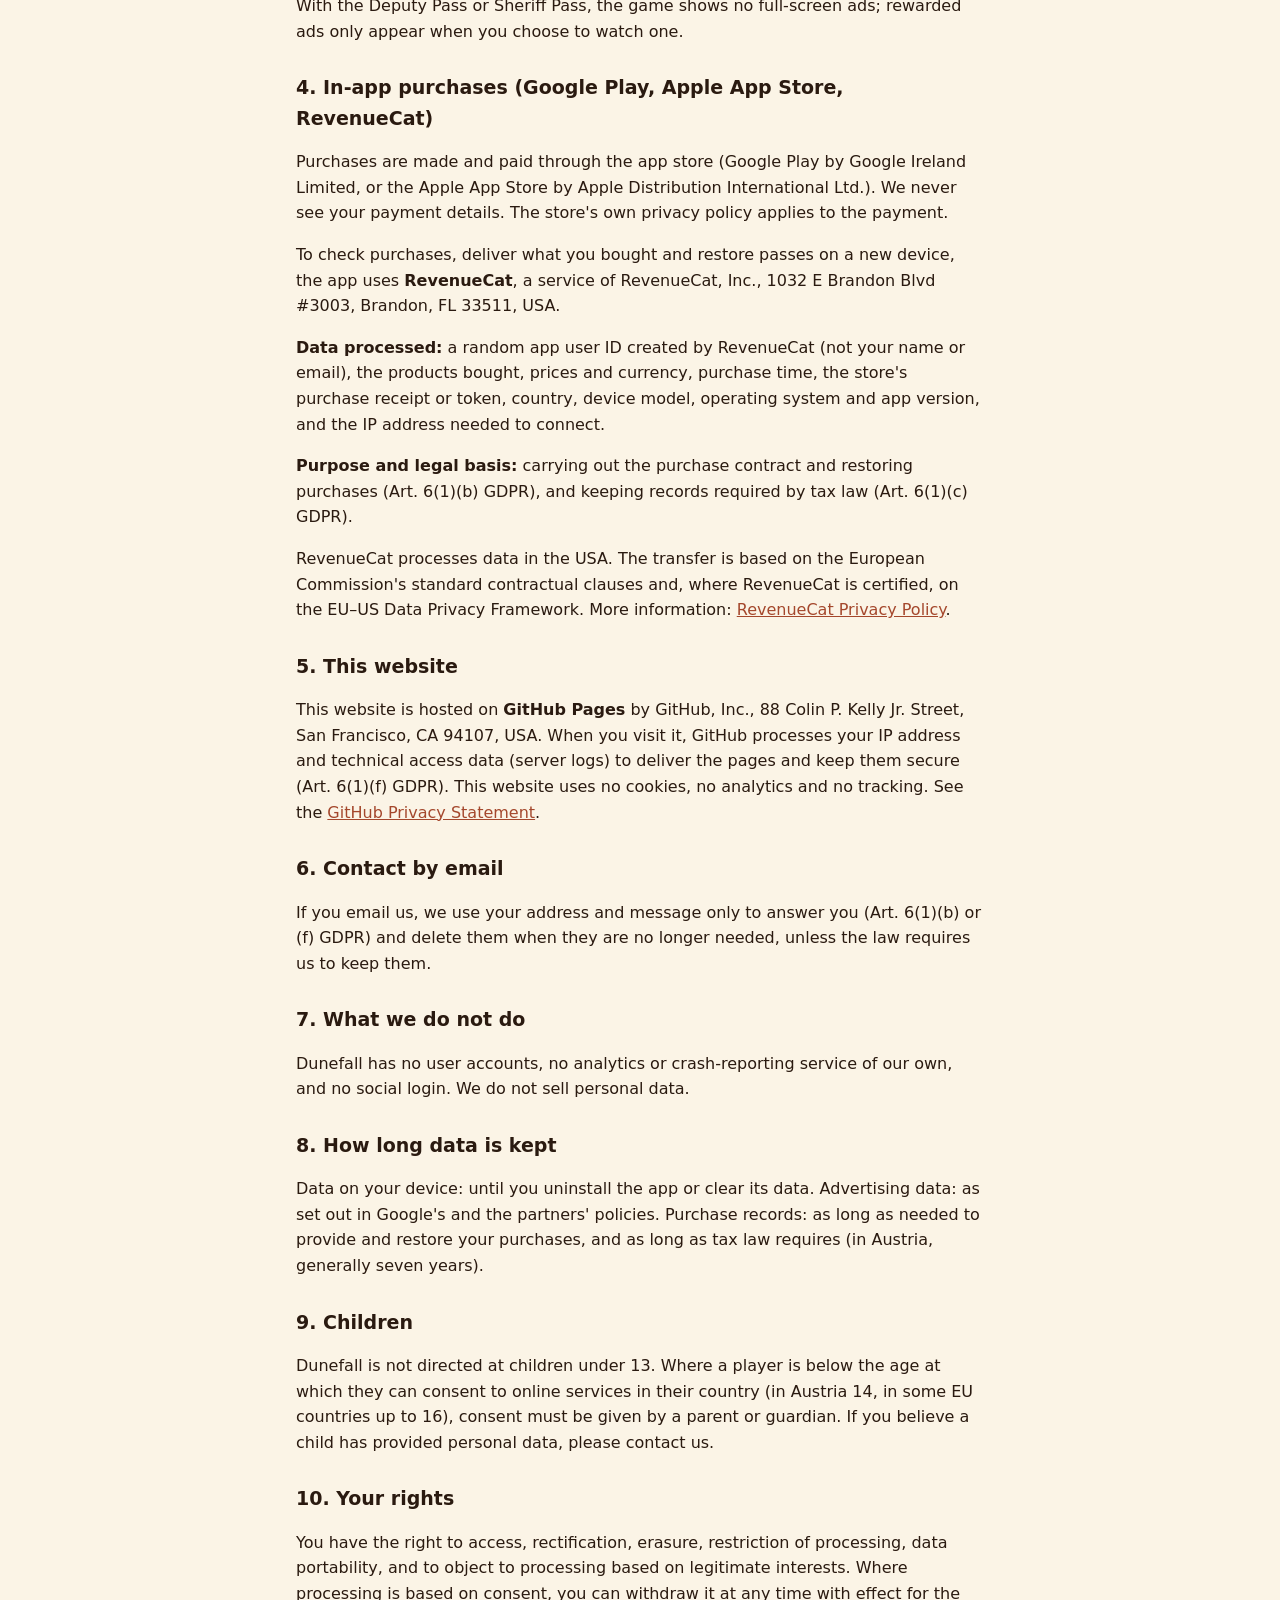
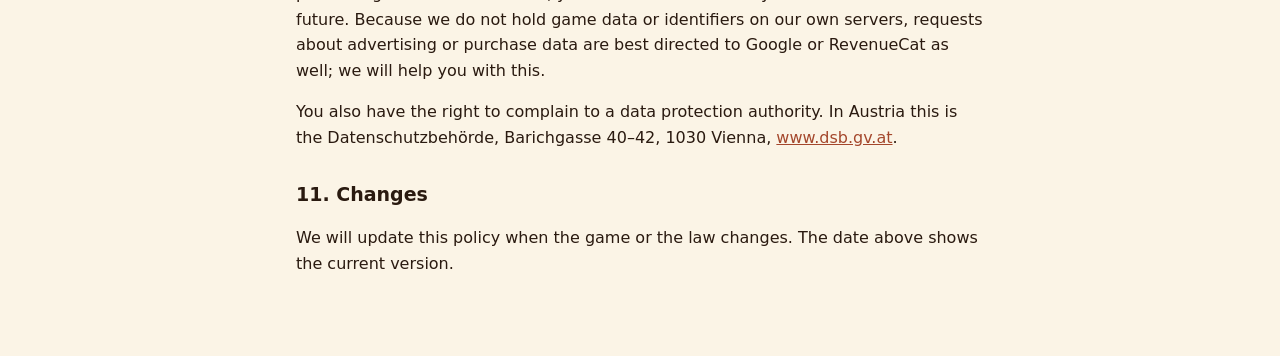
<file: dunefall/en/privacy.html>
<!doctype html>
<html lang="en">
<head>
<meta charset="utf-8">
<meta name="viewport" content="width=device-width, initial-scale=1">
<title>Dunefall – Privacy Policy</title>
<link rel="stylesheet" href="../style.css">
</head>
<body>
<header><a class="home" href="../index.html">Dunefall</a><nav><a href="privacy.html" aria-current="page">Privacy</a><a href="terms.html">Terms</a><a href="imprint.html">Legal notice</a><a class="lang" href="../de/privacy.html" hreflang="de">Deutsch</a></nav></header>
<main>
<h1>Privacy Policy</h1>
<p class="meta">Effective 1 November 2026</p>

<p>This policy explains what happens to personal data when you play <b>Dunefall</b>, the mobile game (Android and iOS), and when you visit this website. Dunefall has no user accounts, and its game data stays on your device. Personal data is processed only for advertising (with your consent where the law requires it) and for in-app purchases.</p>

<h2>1. Who is responsible</h2>
<p>The controller under the EU General Data Protection Regulation (GDPR) is:<br>
Mathias Kröpfl<br>Obernbergen 6<br>4221 Steyregg<br>Austria<br>
Email: <a href="mailto:spilledcoffeelabs@gmail.com">spilledcoffeelabs@gmail.com</a></p>
<p>There is no data protection officer, as none is required. Please send any privacy question to the email address above.</p>

<h2>2. Data stored only on your device</h2>
<p>Your progress (levels, stars, best scores), settings (sound, language, rider and horse), items, tries, the daily gift and a cached copy of the passes you bought are stored locally on your device. This data is not sent to us or to anyone else. It is deleted when you uninstall the app or clear its data. The game also has optional test tools that can record games and frame times on the device; they are off by default and their data never leaves the device.</p>

<h2>3. Advertising (Google AdMob)</h2>
<p>Dunefall is free to play and shows ads: full-screen ads between levels and optional rewarded ads (for example, to continue a level). The ads are delivered by <b>Google AdMob</b>, a service of Google Ireland Limited, Gordon House, Barrow Street, Dublin 4, Ireland. AdMob may also pass ad requests to other advertising networks ("mediation partners"); they are listed in the consent form.</p>
<p><b>Data processed:</b> the device's advertising ID, IP address, device and operating system information, app information, approximate location (derived from the IP address), and how you interact with ads (views, clicks), plus diagnostic data about ad delivery.</p>
<p><b>Purposes:</b> showing ads, limiting how often you see them, measuring ad performance, preventing fraud, and, if you agree, showing ads based on your interests (personalised ads).</p>
<p><b>Legal basis:</b> your consent (Art. 6(1)(a) GDPR and § 165(3) of the Austrian Telecommunications Act 2021) for storing and reading information on your device and for personalised ads. Without consent, ads may still be shown on the basis of legitimate interests (Art. 6(1)(f) GDPR, financing the free game) in a limited, non-personalised form where the law allows it.</p>
<p><b>Your choice:</b> in the European Economic Area, the UK and Switzerland, the app asks for your consent with Google's consent form before it requests ads. You can change or withdraw your choice at any time under <b>Settings → Privacy settings</b> in the game. You can also reset or delete your advertising ID in your device's settings.</p>
<p>Google may process data outside the EU, including in the USA; Google is certified under the EU–US Data Privacy Framework. More information: <a href="https://policies.google.com/technologies/partner-sites">How Google uses information from apps that use its services</a> and <a href="https://policies.google.com/privacy">Google's Privacy Policy</a>.</p>
<p>With the Deputy Pass or Sheriff Pass, the game shows no full-screen ads; rewarded ads only appear when you choose to watch one.</p>

<h2>4. In-app purchases (Google Play, Apple App Store, RevenueCat)</h2>
<p>Purchases are made and paid through the app store (Google Play by Google Ireland Limited, or the Apple App Store by Apple Distribution International Ltd.). We never see your payment details. The store's own privacy policy applies to the payment.</p>
<p>To check purchases, deliver what you bought and restore passes on a new device, the app uses <b>RevenueCat</b>, a service of RevenueCat, Inc., 1032 E Brandon Blvd #3003, Brandon, FL 33511, USA.</p>
<p><b>Data processed:</b> a random app user ID created by RevenueCat (not your name or email), the products bought, prices and currency, purchase time, the store's purchase receipt or token, country, device model, operating system and app version, and the IP address needed to connect.</p>
<p><b>Purpose and legal basis:</b> carrying out the purchase contract and restoring purchases (Art. 6(1)(b) GDPR), and keeping records required by tax law (Art. 6(1)(c) GDPR).</p>
<p>RevenueCat processes data in the USA. The transfer is based on the European Commission's standard contractual clauses and, where RevenueCat is certified, on the EU–US Data Privacy Framework. More information: <a href="https://www.revenuecat.com/privacy">RevenueCat Privacy Policy</a>.</p>

<h2>5. This website</h2>
<p>This website is hosted on <b>GitHub Pages</b> by GitHub, Inc., 88 Colin P. Kelly Jr. Street, San Francisco, CA 94107, USA. When you visit it, GitHub processes your IP address and technical access data (server logs) to deliver the pages and keep them secure (Art. 6(1)(f) GDPR). This website uses no cookies, no analytics and no tracking. See the <a href="https://docs.github.com/en/site-policy/privacy-policies/github-general-privacy-statement">GitHub Privacy Statement</a>.</p>

<h2>6. Contact by email</h2>
<p>If you email us, we use your address and message only to answer you (Art. 6(1)(b) or (f) GDPR) and delete them when they are no longer needed, unless the law requires us to keep them.</p>

<h2>7. What we do not do</h2>
<p>Dunefall has no user accounts, no analytics or crash-reporting service of our own, and no social login. We do not sell personal data.</p>

<h2>8. How long data is kept</h2>
<p>Data on your device: until you uninstall the app or clear its data. Advertising data: as set out in Google's and the partners' policies. Purchase records: as long as needed to provide and restore your purchases, and as long as tax law requires (in Austria, generally seven years).</p>

<h2>9. Children</h2>
<p>Dunefall is not directed at children under 13. Where a player is below the age at which they can consent to online services in their country (in Austria 14, in some EU countries up to 16), consent must be given by a parent or guardian. If you believe a child has provided personal data, please contact us.</p>

<h2>10. Your rights</h2>
<p>You have the right to access, rectification, erasure, restriction of processing, data portability, and to object to processing based on legitimate interests. Where processing is based on consent, you can withdraw it at any time with effect for the future. Because we do not hold game data or identifiers on our own servers, requests about advertising or purchase data are best directed to Google or RevenueCat as well; we will help you with this.</p>
<p>You also have the right to complain to a data protection authority. In Austria this is the Datenschutzbehörde, Barichgasse 40–42, 1030 Vienna, <a href="https://www.dsb.gv.at">www.dsb.gv.at</a>.</p>

<h2>11. Changes</h2>
<p>We will update this policy when the game or the law changes. The date above shows the current version.</p>
</main>
</body>
</html>
</file>
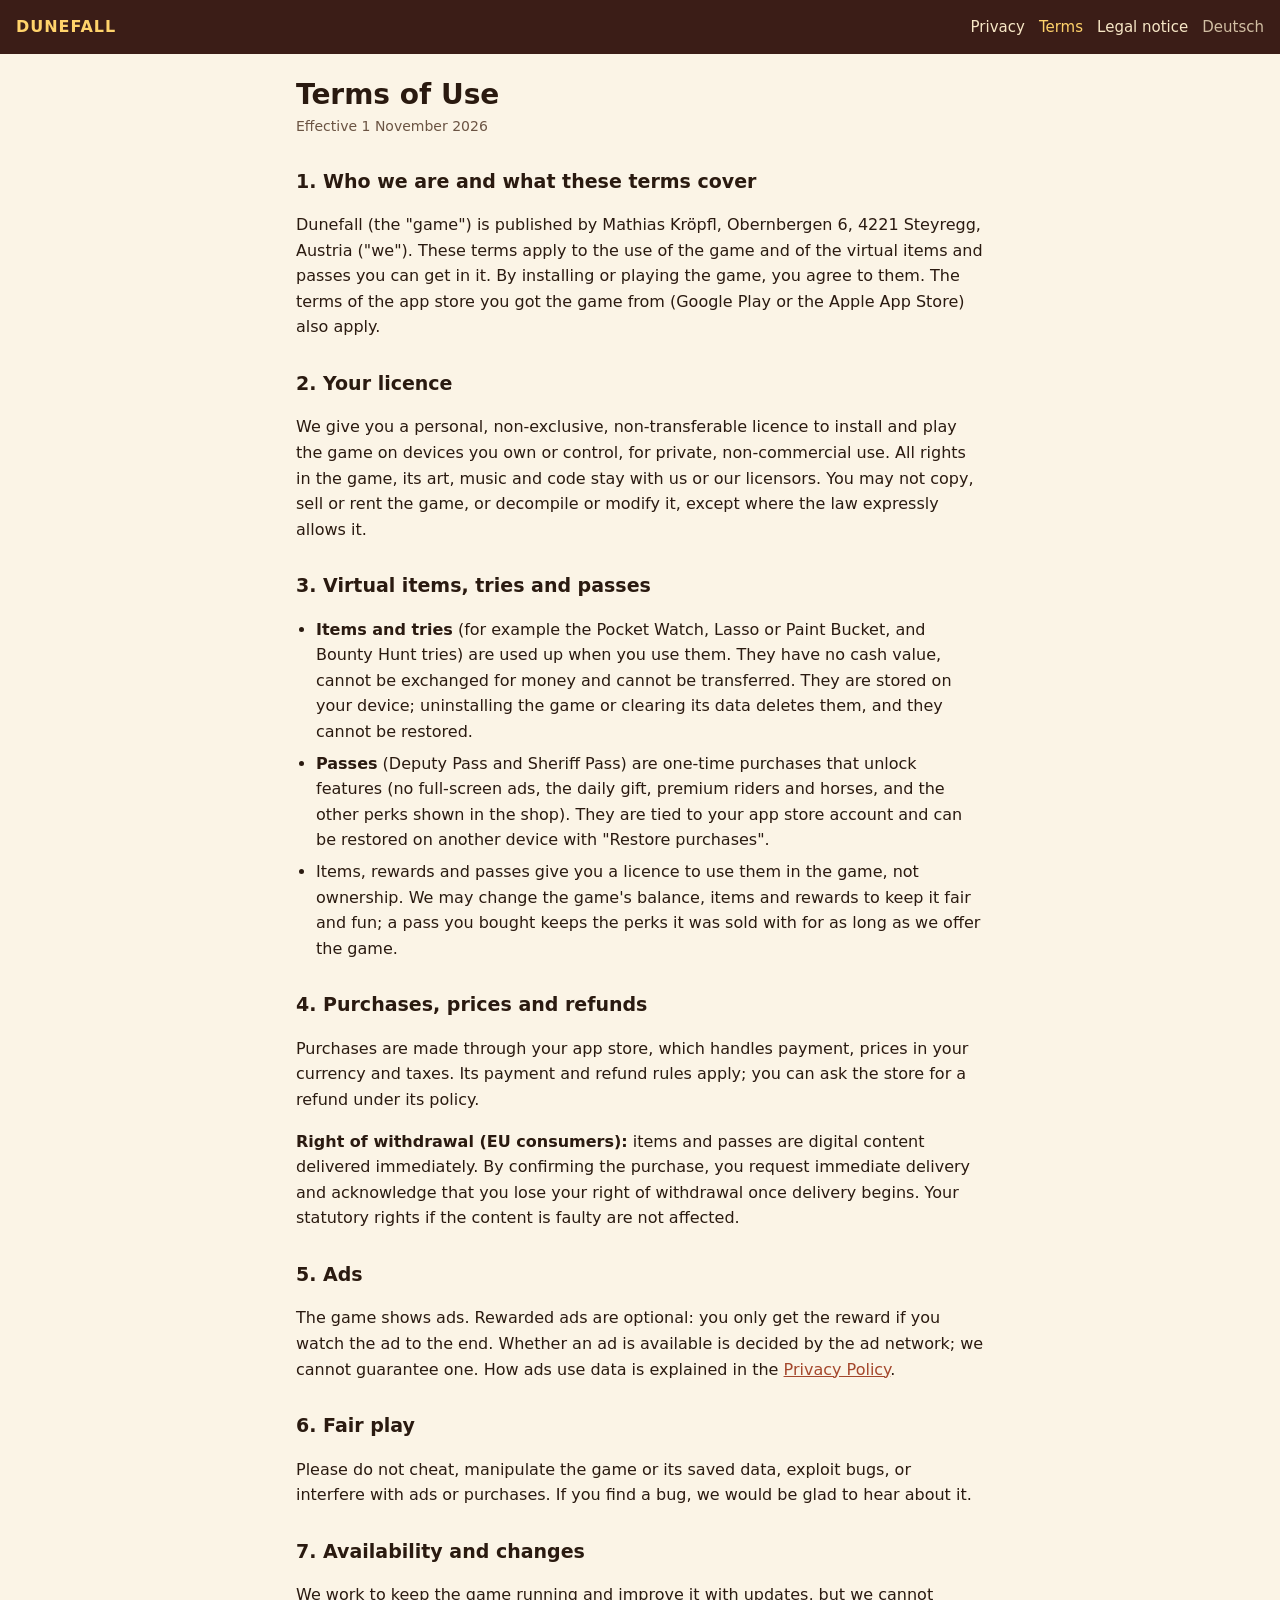
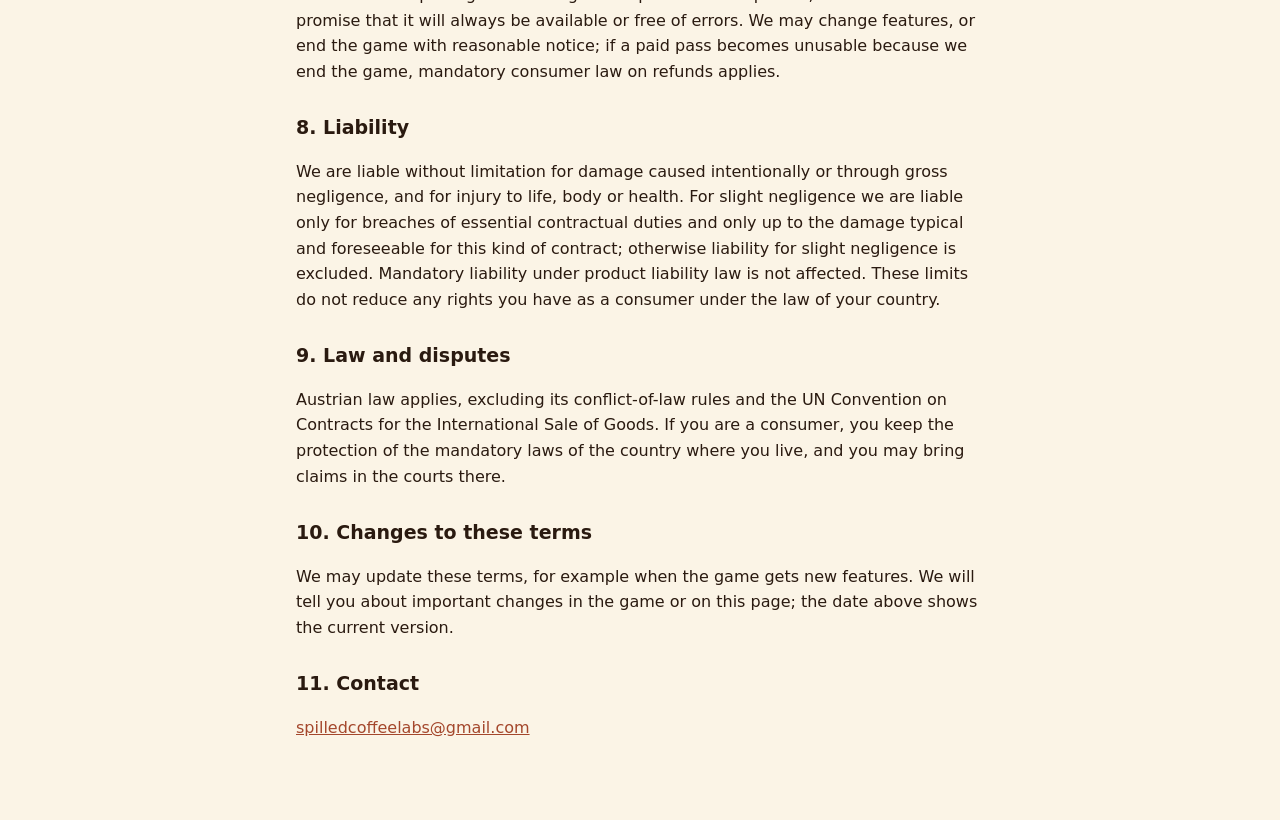
<file: dunefall/en/terms.html>
<!doctype html>
<html lang="en">
<head>
<meta charset="utf-8">
<meta name="viewport" content="width=device-width, initial-scale=1">
<title>Dunefall – Terms of Use</title>
<link rel="stylesheet" href="../style.css">
</head>
<body>
<header><a class="home" href="../index.html">Dunefall</a><nav><a href="privacy.html">Privacy</a><a href="terms.html" aria-current="page">Terms</a><a href="imprint.html">Legal notice</a><a class="lang" href="../de/terms.html" hreflang="de">Deutsch</a></nav></header>
<main>
<h1>Terms of Use</h1>
<p class="meta">Effective 1 November 2026</p>

<h2>1. Who we are and what these terms cover</h2>
<p>Dunefall (the "game") is published by Mathias Kröpfl, Obernbergen 6, 4221 Steyregg, Austria ("we"). These terms apply to the use of the game and of the virtual items and passes you can get in it. By installing or playing the game, you agree to them. The terms of the app store you got the game from (Google Play or the Apple App Store) also apply.</p>

<h2>2. Your licence</h2>
<p>We give you a personal, non-exclusive, non-transferable licence to install and play the game on devices you own or control, for private, non-commercial use. All rights in the game, its art, music and code stay with us or our licensors. You may not copy, sell or rent the game, or decompile or modify it, except where the law expressly allows it.</p>

<h2>3. Virtual items, tries and passes</h2>
<ul>
<li><b>Items and tries</b> (for example the Pocket Watch, Lasso or Paint Bucket, and Bounty Hunt tries) are used up when you use them. They have no cash value, cannot be exchanged for money and cannot be transferred. They are stored on your device; uninstalling the game or clearing its data deletes them, and they cannot be restored.</li>
<li><b>Passes</b> (Deputy Pass and Sheriff Pass) are one-time purchases that unlock features (no full-screen ads, the daily gift, premium riders and horses, and the other perks shown in the shop). They are tied to your app store account and can be restored on another device with "Restore purchases".</li>
<li>Items, rewards and passes give you a licence to use them in the game, not ownership. We may change the game's balance, items and rewards to keep it fair and fun; a pass you bought keeps the perks it was sold with for as long as we offer the game.</li>
</ul>

<h2>4. Purchases, prices and refunds</h2>
<p>Purchases are made through your app store, which handles payment, prices in your currency and taxes. Its payment and refund rules apply; you can ask the store for a refund under its policy.</p>
<p><b>Right of withdrawal (EU consumers):</b> items and passes are digital content delivered immediately. By confirming the purchase, you request immediate delivery and acknowledge that you lose your right of withdrawal once delivery begins. Your statutory rights if the content is faulty are not affected.</p>

<h2>5. Ads</h2>
<p>The game shows ads. Rewarded ads are optional: you only get the reward if you watch the ad to the end. Whether an ad is available is decided by the ad network; we cannot guarantee one. How ads use data is explained in the <a href="privacy.html">Privacy Policy</a>.</p>

<h2>6. Fair play</h2>
<p>Please do not cheat, manipulate the game or its saved data, exploit bugs, or interfere with ads or purchases. If you find a bug, we would be glad to hear about it.</p>

<h2>7. Availability and changes</h2>
<p>We work to keep the game running and improve it with updates, but we cannot promise that it will always be available or free of errors. We may change features, or end the game with reasonable notice; if a paid pass becomes unusable because we end the game, mandatory consumer law on refunds applies.</p>

<h2>8. Liability</h2>
<p>We are liable without limitation for damage caused intentionally or through gross negligence, and for injury to life, body or health. For slight negligence we are liable only for breaches of essential contractual duties and only up to the damage typical and foreseeable for this kind of contract; otherwise liability for slight negligence is excluded. Mandatory liability under product liability law is not affected. These limits do not reduce any rights you have as a consumer under the law of your country.</p>

<h2>9. Law and disputes</h2>
<p>Austrian law applies, excluding its conflict-of-law rules and the UN Convention on Contracts for the International Sale of Goods. If you are a consumer, you keep the protection of the mandatory laws of the country where you live, and you may bring claims in the courts there.</p>

<h2>10. Changes to these terms</h2>
<p>We may update these terms, for example when the game gets new features. We will tell you about important changes in the game or on this page; the date above shows the current version.</p>

<h2>11. Contact</h2>
<p><a href="mailto:spilledcoffeelabs@gmail.com">spilledcoffeelabs@gmail.com</a></p>
</main>
</body>
</html>
</file>
<file: dunefall/style.css>
/* Dunefall legal pages: plain, readable, in the game's dusk colours. Light and dark. */
:root { --bg: #fbf4e6; --ink: #2a1a10; --muted: #6b5443; --line: #e2d2b6; --accent: #a4472c; --head: #3b1d17; --head-ink: #ffd36b; }
@media (prefers-color-scheme: dark) { :root { --bg: #1a0e09; --ink: #f2e6d0; --muted: #b9a58d; --line: #3a2619; --accent: #f0a56a; --head: #2a130c; } }
* { box-sizing: border-box; }
body { margin: 0; background: var(--bg); color: var(--ink); font: 16px/1.6 system-ui, -apple-system, "Segoe UI", Roboto, sans-serif; }
header { display: flex; flex-wrap: wrap; align-items: center; justify-content: space-between; gap: 8px 16px; padding: 14px 16px; background: var(--head); }
header a { color: #f7e7c6; text-decoration: none; }
header .home { color: var(--head-ink); font-weight: 700; letter-spacing: 0.06em; text-transform: uppercase; }
nav { display: flex; flex-wrap: wrap; gap: 4px 14px; font-size: 15px; }
nav a[aria-current] { color: var(--head-ink); }
nav .lang { opacity: 0.8; }
main { max-width: 720px; margin: 0 auto; padding: 24px 16px 64px; }
h1 { margin: 0 0 4px; font-size: 28px; line-height: 1.2; }
h2 { margin: 28px 0 6px; font-size: 19px; }
.meta { margin: 0 0 20px; color: var(--muted); font-size: 14px; }
a { color: var(--accent); }
ul { padding-left: 20px; }
li { margin: 6px 0; }
.cards { display: grid; gap: 12px; margin-top: 20px; }
.cards a { display: block; padding: 14px 16px; border: 1px solid var(--line); border-radius: 8px; text-decoration: none; color: var(--ink); }
.cards b { color: var(--accent); }
</file>
